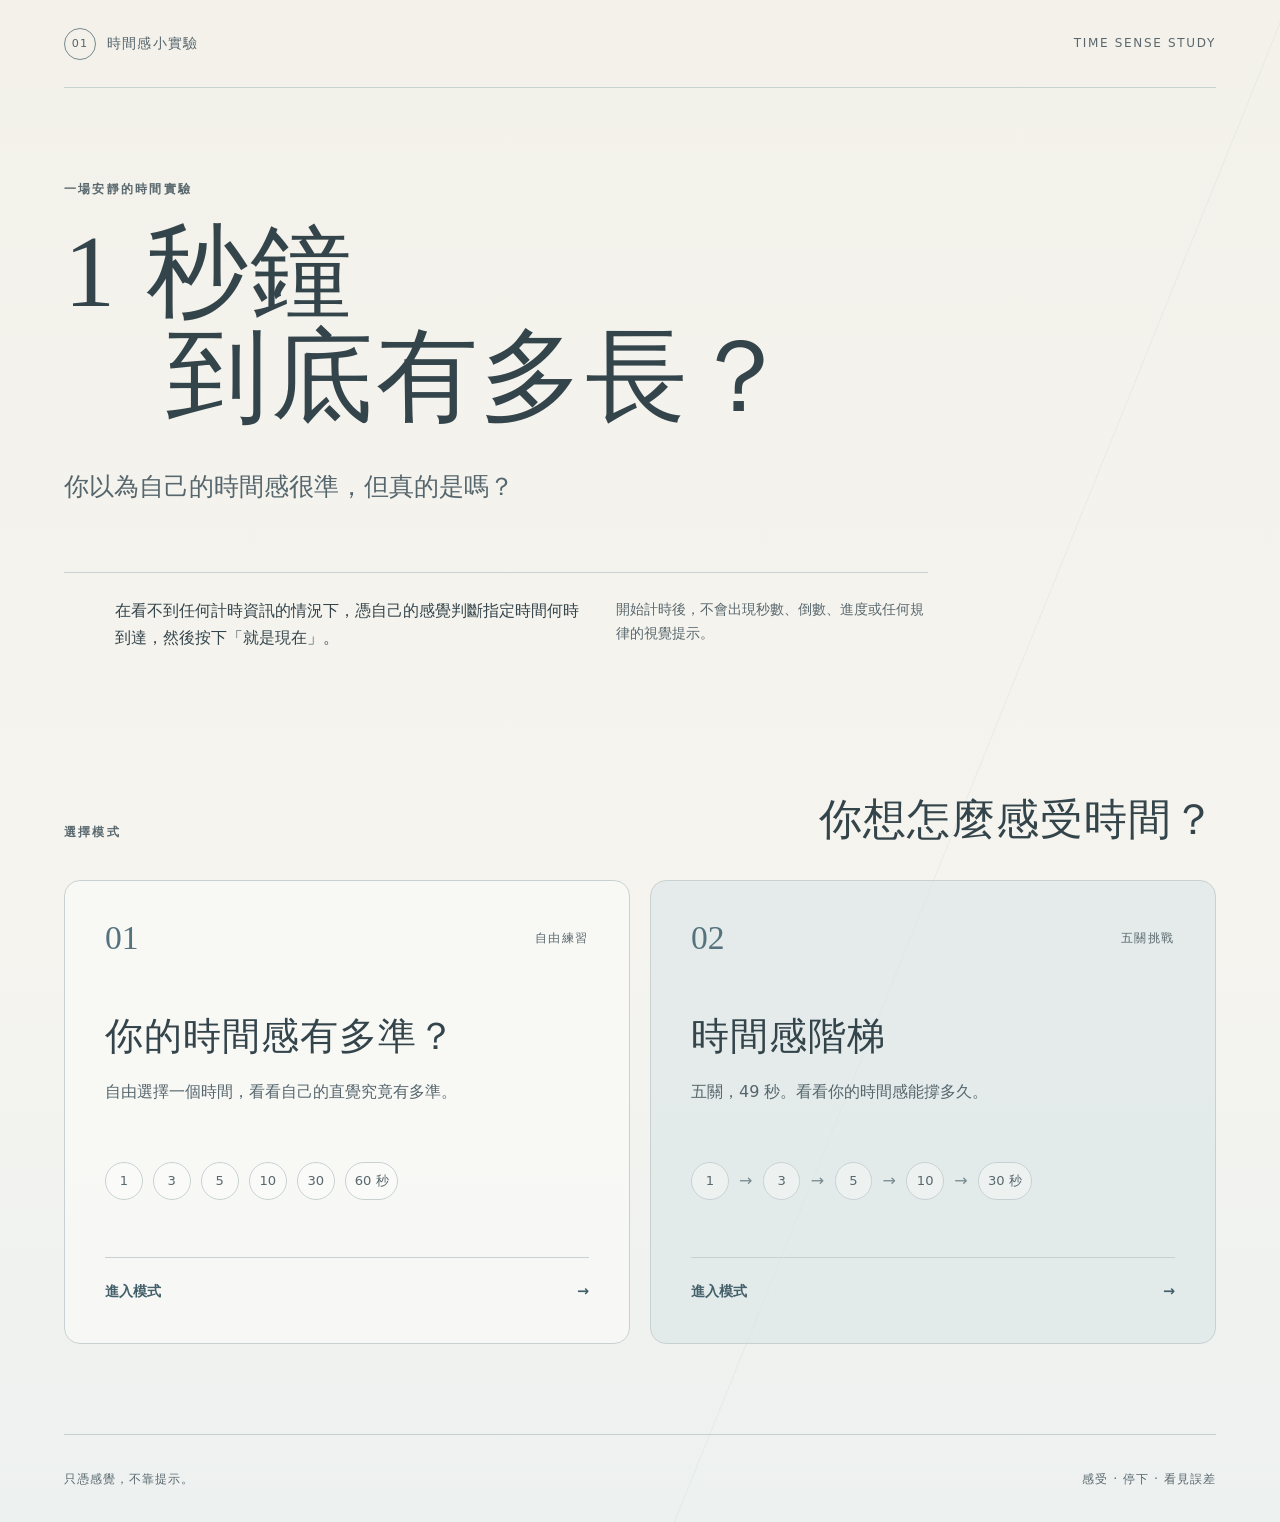
<file: index.html>
<!doctype html>
<html lang="zh-Hant">
  <head>
    <meta charset="utf-8">
    <meta name="viewport" content="width=device-width, initial-scale=1">
    <meta name="description" content="不看計時資訊，只憑直覺感受一秒鐘到底有多長。">
    <meta name="theme-color" content="#f3f1ea">
    <title>1 秒鐘到底有多長？</title>
    <link rel="stylesheet" href="css/style.css">
  </head>
  <body>
    <a class="skip-link" href="#main-content">跳到主要內容</a>

    <header class="site-header page-width">
      <a class="site-name" href="index.html" aria-label="1 秒鐘到底有多長？首頁">
        <span class="site-name__index" aria-hidden="true">01</span>
        <span>時間感小實驗</span>
      </a>
      <span class="site-note">TIME SENSE STUDY</span>
    </header>

    <main id="main-content" class="page-shell page-width home-page" tabindex="-1">
      <section class="hero" aria-labelledby="page-title">
        <p class="eyebrow">一場安靜的時間實驗</p>
        <h1 id="page-title" class="display-title">
          <span>1 秒鐘</span>
          <span>到底有多長？</span>
        </h1>
        <p class="hero__subtitle">你以為自己的時間感很準，但真的是嗎？</p>
        <div class="hero__description">
          <p>在看不到任何計時資訊的情況下，憑自己的感覺判斷指定時間何時到達，然後按下「就是現在」。</p>
          <p class="quiet-note">開始計時後，不會出現秒數、倒數、進度或任何規律的視覺提示。</p>
        </div>
      </section>

      <section class="mode-section" aria-labelledby="mode-heading">
        <div class="section-heading">
          <p class="eyebrow">選擇模式</p>
          <h2 id="mode-heading">你想怎麼感受時間？</h2>
        </div>

        <div class="mode-grid">
          <a class="mode-card" href="mode1.html" aria-labelledby="mode-one-title">
            <div class="mode-card__topline">
              <span class="mode-number" aria-hidden="true">01</span>
              <span class="mode-label">自由練習</span>
            </div>
            <div>
              <h3 id="mode-one-title">你的時間感有多準？</h3>
              <p>自由選擇一個時間，看看自己的直覺究竟有多準。</p>
            </div>
            <p class="time-sequence" aria-label="可選擇 1、3、5、10、30 或 60 秒">
              <span>1</span><span>3</span><span>5</span><span>10</span><span>30</span><span>60 秒</span>
            </p>
            <span class="mode-card__link">進入模式 <span aria-hidden="true">→</span></span>
          </a>

          <a class="mode-card mode-card--blue" href="mode2.html" aria-labelledby="mode-two-title">
            <div class="mode-card__topline">
              <span class="mode-number" aria-hidden="true">02</span>
              <span class="mode-label">五關挑戰</span>
            </div>
            <div>
              <h3 id="mode-two-title">時間感階梯</h3>
              <p>五關，49 秒。看看你的時間感能撐多久。</p>
            </div>
            <p class="time-sequence" aria-label="依序挑戰 1、3、5、10 與 30 秒">
              <span>1</span><i aria-hidden="true">→</i><span>3</span><i aria-hidden="true">→</i><span>5</span><i aria-hidden="true">→</i><span>10</span><i aria-hidden="true">→</i><span>30 秒</span>
            </p>
            <span class="mode-card__link">進入模式 <span aria-hidden="true">→</span></span>
          </a>
        </div>
      </section>
    </main>

    <footer class="page-footer page-width">
      <span>只憑感覺，不靠提示。</span>
      <span aria-hidden="true">感受 · 停下 · 看見誤差</span>
    </footer>
  </body>
</html>
</file>
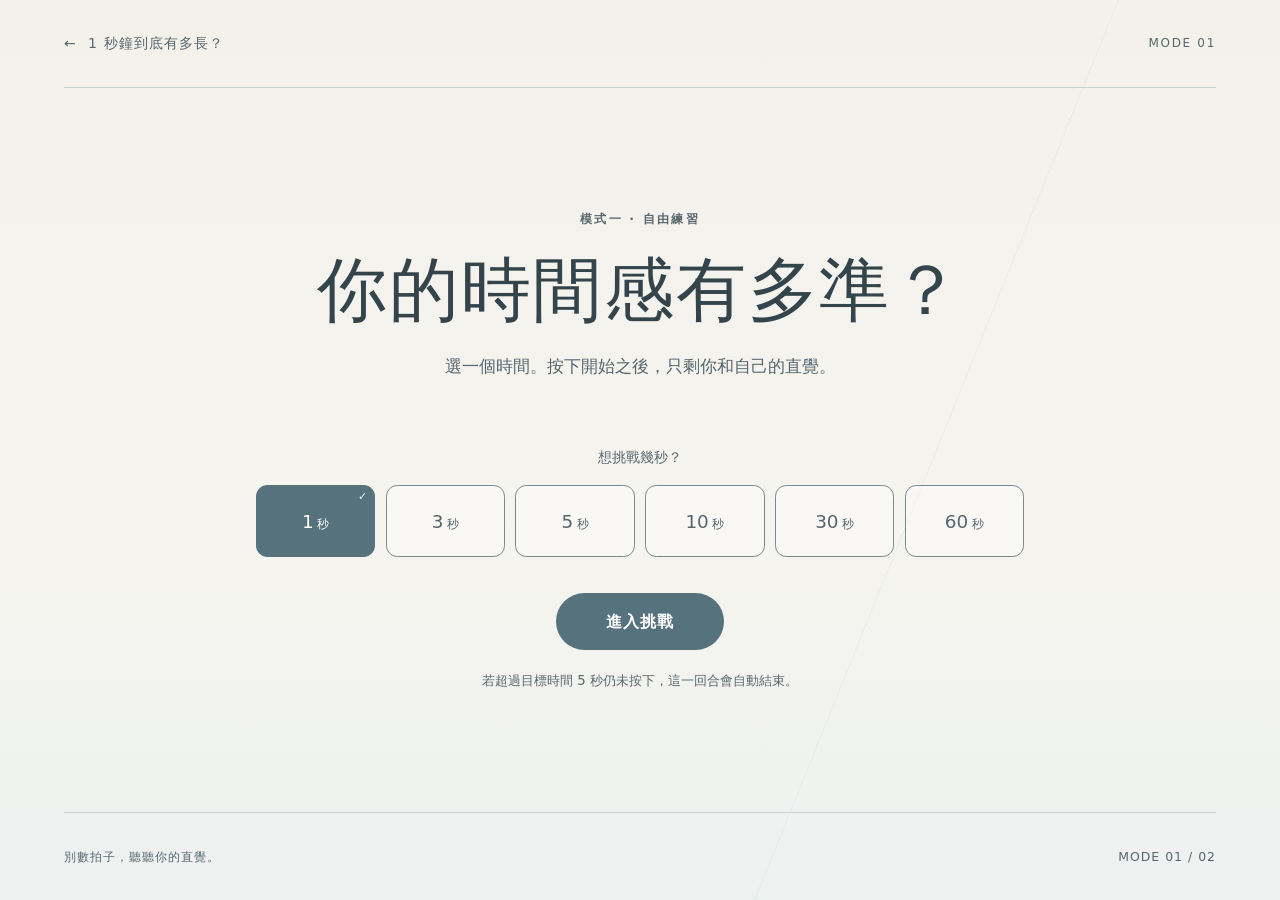
<file: mode1.html>
<!doctype html>
<html lang="zh-Hant">
  <head>
    <meta charset="utf-8">
    <meta name="viewport" content="width=device-width, initial-scale=1">
    <meta name="description" content="自由選擇時間，測試你的時間直覺有多準。">
    <meta name="theme-color" content="#f3f1ea">
    <title>你的時間感有多準？｜1 秒鐘到底有多長？</title>
    <link rel="stylesheet" href="css/style.css">
    <script src="js/common.js" defer></script>
    <script src="js/mode1.js" defer></script>
  </head>
  <body>
    <a class="skip-link" href="#main-content">跳到主要內容</a>

    <header class="site-header page-width">
      <a class="site-name" href="index.html">
        <span aria-hidden="true">←</span>
        <span>1 秒鐘到底有多長？</span>
      </a>
      <span class="site-note">MODE 01</span>
    </header>

    <main id="main-content" class="page-shell page-width game-page" tabindex="-1">
      <div class="play-stage">
        <section id="setup-panel" class="game-panel setup-panel" aria-labelledby="mode-title">
          <p class="eyebrow">模式一 · 自由練習</p>
          <h1 id="mode-title">你的時間感有多準？</h1>
          <p class="lead">選一個時間。按下開始之後，只剩你和自己的直覺。</p>

          <fieldset class="time-picker">
            <legend>想挑戰幾秒？</legend>
            <div class="time-options">
              <label class="time-option">
                <input type="radio" name="target-time" value="1" checked>
                <span>1 <small>秒</small></span>
              </label>
              <label class="time-option">
                <input type="radio" name="target-time" value="3">
                <span>3 <small>秒</small></span>
              </label>
              <label class="time-option">
                <input type="radio" name="target-time" value="5">
                <span>5 <small>秒</small></span>
              </label>
              <label class="time-option">
                <input type="radio" name="target-time" value="10">
                <span>10 <small>秒</small></span>
              </label>
              <label class="time-option">
                <input type="radio" name="target-time" value="30">
                <span>30 <small>秒</small></span>
              </label>
              <label class="time-option">
                <input type="radio" name="target-time" value="60">
                <span>60 <small>秒</small></span>
              </label>
            </div>
          </fieldset>

          <button id="start-button" class="button button--primary" type="button">進入挑戰</button>
          <p class="helper-text">若超過目標時間 5 秒仍未按下，這一回合會自動結束。</p>
        </section>

        <section id="ready-panel" class="game-panel ready-panel mode1-ready-panel" aria-labelledby="ready-title" hidden>
          <p class="eyebrow">模式一 · 準備階段</p>
          <h1 id="ready-title"><span id="ready-target">1</span> 秒挑戰</h1>
          <p class="lead">準備好了嗎？</p>

          <div class="preparation-notes">
            <p>按下開始後，計時會立刻開始。</p>
            <p>接下來畫面不會顯示任何時間資訊。</p>
            <p>靠自己的感覺就好。</p>
          </div>

          <div class="action-row preparation-actions">
            <button id="ready-start-button" class="button button--primary" type="button" aria-label="開始第一秒挑戰">準備好了，開始</button>
            <button id="back-to-selection-button" class="button button--secondary" type="button">返回選擇</button>
          </div>
        </section>

        <section id="timing-panel" class="game-panel timing-panel" aria-label="計時進行中" hidden>
          <button id="stop-button" class="now-button" type="button">就是現在</button>
        </section>

        <section id="result-panel" class="game-panel result-panel" aria-labelledby="result-title" hidden>
          <p class="eyebrow">本次結果</p>
          <h1 id="result-title" tabindex="-1">你的時間感</h1>
          <p id="result-comment" class="result-comment"></p>

          <dl class="result-metrics">
            <div class="metric-row">
              <dt>目標時間</dt>
              <dd><span id="result-target">—</span> 秒</dd>
            </div>
            <div id="actual-row" class="metric-row">
              <dt>你的時間</dt>
              <dd><span id="result-actual">—</span> 秒</dd>
            </div>
            <div id="error-row" class="metric-row">
              <dt>絕對誤差</dt>
              <dd><span id="result-error">—</span> 秒</dd>
            </div>
            <div id="ratio-row" class="metric-row">
              <dt>誤差比率</dt>
              <dd><span id="result-ratio">—</span>%</dd>
            </div>
            <div id="status-row" class="metric-row" hidden>
              <dt>狀態</dt>
              <dd>Timeout</dd>
            </div>
          </dl>

          <p id="result-relation" class="result-relation"></p>

          <div class="action-row">
            <button id="retry-button" class="button button--primary" type="button">再玩一次</button>
            <a class="button button--secondary" href="index.html">回到首頁</a>
          </div>
        </section>
      </div>
    </main>

    <footer class="page-footer page-width">
      <span>別數拍子，聽聽你的直覺。</span>
      <span aria-hidden="true">MODE 01 / 02</span>
    </footer>
  </body>
</html>
</file>
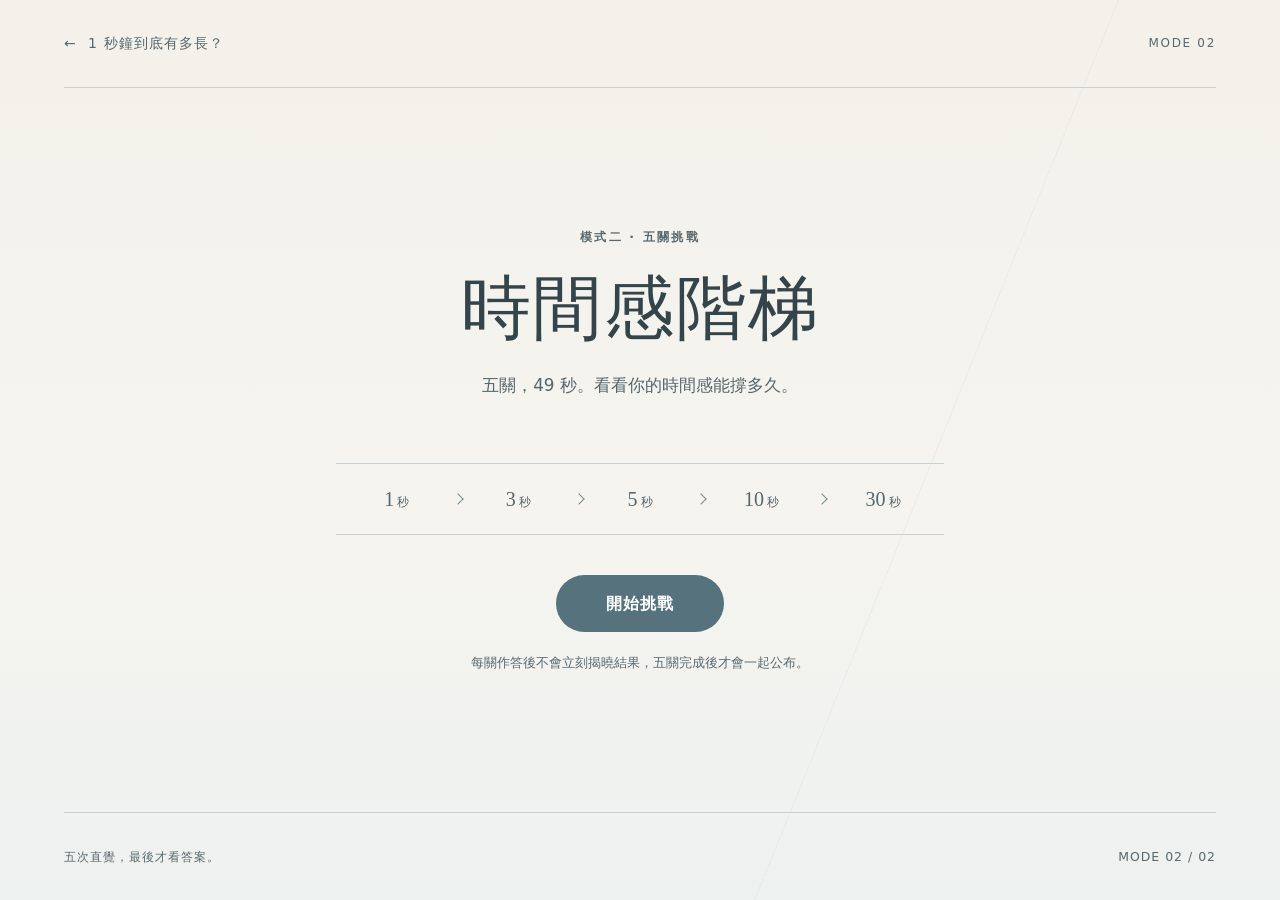
<file: mode2.html>
<!doctype html>
<html lang="zh-Hant">
  <head>
    <meta charset="utf-8">
    <meta name="viewport" content="width=device-width, initial-scale=1">
    <meta name="description" content="用五個關卡，測試你的時間感能維持多久。">
    <meta name="theme-color" content="#f3f1ea">
    <title>時間感階梯｜1 秒鐘到底有多長？</title>
    <link rel="stylesheet" href="css/style.css">
    <script src="js/common.js" defer></script>
    <script src="js/mode2.js" defer></script>
  </head>
  <body>
    <a class="skip-link" href="#main-content">跳到主要內容</a>

    <header class="site-header page-width">
      <a class="site-name" href="index.html">
        <span aria-hidden="true">←</span>
        <span>1 秒鐘到底有多長？</span>
      </a>
      <span class="site-note">MODE 02</span>
    </header>

    <main id="main-content" class="page-shell page-width game-page" tabindex="-1">
      <div class="play-stage">
        <section id="intro-panel" class="game-panel challenge-intro" aria-labelledby="mode-title">
          <p class="eyebrow">模式二 · 五關挑戰</p>
          <h1 id="mode-title">時間感階梯</h1>
          <p class="lead">五關，49 秒。看看你的時間感能撐多久。</p>

          <ol class="round-path" aria-label="五個關卡依序為 1、3、5、10 與 30 秒">
            <li><span>1</span><small>秒</small></li>
            <li><span>3</span><small>秒</small></li>
            <li><span>5</span><small>秒</small></li>
            <li><span>10</span><small>秒</small></li>
            <li><span>30</span><small>秒</small></li>
          </ol>

          <button id="challenge-button" class="button button--primary" type="button">開始挑戰</button>
          <p class="helper-text">每關作答後不會立刻揭曉結果，五關完成後才會一起公布。</p>
        </section>

        <section id="ready-panel" class="game-panel ready-panel" aria-labelledby="round-target" hidden>
          <p class="round-count">ROUND <span id="round-number">1</span> / 5</p>
          <h1 id="round-target">目標：<span id="target-seconds">1</span> 秒</h1>
          <p>記住這個數字。開始後，它就會消失。</p>
          <button id="round-start-button" class="button button--primary" type="button" aria-label="開始第一關，目標 1 秒">開始</button>
        </section>

        <section id="timing-panel" class="game-panel timing-panel" aria-label="計時進行中" hidden>
          <button id="stop-button" class="now-button" type="button">就是現在</button>
        </section>

        <section id="interlude-panel" class="game-panel interlude-panel" aria-labelledby="interlude-title" hidden>
          <p class="eyebrow">已記錄</p>
          <h1 id="interlude-title" tabindex="-1">第一關完成</h1>
          <p id="interlude-note">下一關即將開始。</p>
        </section>

        <section id="results-panel" class="game-panel challenge-results" aria-labelledby="results-title" hidden>
          <p class="eyebrow">五關完成</p>
          <h1 id="results-title" tabindex="-1">你的時間感分數</h1>
          <p class="total-score"><span id="total-score">0.0000</span> <small>/ 100</small></p>
          <p id="score-comment" class="result-comment"></p>

          <div id="round-results" class="round-results"></div>

          <div class="action-row">
            <button id="replay-button" class="button button--primary" type="button">再玩一次</button>
            <a class="button button--secondary" href="index.html">回到首頁</a>
          </div>
        </section>
      </div>
    </main>

    <footer class="page-footer page-width">
      <span>五次直覺，最後才看答案。</span>
      <span aria-hidden="true">MODE 02 / 02</span>
    </footer>
  </body>
</html>
</file>
<file: css/style.css>
:root {
  color-scheme: light;
  --paper: #f3f1ea;
  --paper-cool: #edf1f0;
  --surface: rgba(250, 250, 247, 0.72);
  --surface-blue: rgba(218, 229, 231, 0.62);
  --ink: #34444b;
  --ink-soft: #56666d;
  --muted: #59686e;
  --line: #c8d1d1;
  --line-strong: #788b91;
  --accent: #55727d;
  --accent-dark: #435f69;
  --accent-pale: #d8e4e6;
  --focus: #2f5d6c;
  --shadow: 0 18px 45px rgba(61, 78, 83, 0.08);
  --radius: 1rem;
  --serif: "Noto Serif TC", "Songti TC", "PMingLiU", Georgia, serif;
  --sans: Inter, "Noto Sans TC", "PingFang TC", "Microsoft JhengHei", system-ui, sans-serif;
}

*,
*::before,
*::after {
  box-sizing: border-box;
}

html {
  min-width: 20rem;
  background: var(--paper);
}

body {
  min-height: 100vh;
  min-height: 100svh;
  margin: 0;
  color: var(--ink);
  background:
    linear-gradient(112deg, transparent 0 68%, rgba(194, 211, 214, 0.18) 68% 68.08%, transparent 68.08%),
    linear-gradient(180deg, var(--paper) 0%, #f5f4ef 62%, var(--paper-cool) 100%);
  font-family: var(--sans);
  font-size: 1rem;
  line-height: 1.7;
  -webkit-font-smoothing: antialiased;
}

button,
input {
  font: inherit;
}

button,
a {
  -webkit-tap-highlight-color: transparent;
}

a {
  color: inherit;
}

[hidden] {
  display: none !important;
}

.skip-link {
  position: fixed;
  z-index: 100;
  top: 0.75rem;
  left: 0.75rem;
  padding: 0.65rem 0.9rem;
  border-radius: 0.4rem;
  color: #fff;
  background: var(--accent-dark);
  transform: translateY(-200%);
}

.skip-link:focus {
  transform: translateY(0);
}

:focus-visible {
  outline: 3px solid var(--focus);
  outline-offset: 4px;
}

.page-width {
  width: min(100% - 3rem, 72rem);
  margin-inline: auto;
}

.site-header {
  display: flex;
  min-height: 5.5rem;
  align-items: center;
  justify-content: space-between;
  border-bottom: 1px solid var(--line);
  font-size: 0.875rem;
  letter-spacing: 0.08em;
}

.site-name {
  display: inline-flex;
  min-height: 2.75rem;
  align-items: center;
  gap: 0.7rem;
  color: var(--ink-soft);
  text-decoration: none;
}

.site-name:hover {
  color: var(--ink);
}

.site-name__index {
  display: grid;
  width: 2rem;
  height: 2rem;
  place-items: center;
  border: 1px solid var(--line-strong);
  border-radius: 50%;
  font-size: 0.7rem;
}

.site-note {
  color: var(--muted);
  font-size: 0.75rem;
  letter-spacing: 0.14em;
}

.page-shell {
  padding-block: clamp(3.2rem, 7vw, 7rem);
  animation: page-arrive 280ms ease-out both;
}

.eyebrow {
  margin: 0 0 1.25rem;
  color: var(--muted);
  font-size: 0.78rem;
  font-weight: 600;
  letter-spacing: 0.18em;
}

.display-title,
.game-panel h1,
.game-panel h2,
.section-heading h2,
.mode-card h3 {
  font-family: var(--serif);
  font-weight: 500;
  letter-spacing: 0.025em;
}

.display-title {
  max-width: 10em;
  margin: 0;
  font-size: clamp(3.3rem, 8vw, 7.5rem);
  line-height: 1.03;
}

.display-title span {
  display: block;
}

.display-title span:last-child {
  margin-left: clamp(0rem, 8vw, 1.15em);
}

.hero {
  position: relative;
}

.hero__subtitle {
  margin: 2.25rem 0 0;
  color: var(--ink-soft);
  font-family: var(--serif);
  font-size: clamp(1.15rem, 2.2vw, 1.55rem);
}

.hero__description {
  display: grid;
  max-width: 54rem;
  margin-top: clamp(2.5rem, 5vw, 4.75rem);
  padding: 1.5rem 0 0 clamp(1.1rem, 4vw, 4rem);
  border-top: 1px solid var(--line);
  grid-template-columns: minmax(0, 1.5fr) minmax(15rem, 1fr);
  gap: 2rem;
}

.hero__description p {
  margin: 0;
}

.quiet-note {
  color: var(--muted);
  font-size: 0.9rem;
}

.mode-section {
  margin-top: clamp(5rem, 11vw, 9rem);
}

.section-heading {
  display: flex;
  align-items: end;
  justify-content: space-between;
  gap: 2rem;
  margin-bottom: 2rem;
}

.section-heading .eyebrow {
  margin: 0 0 0.4rem;
}

.section-heading h2 {
  max-width: 12em;
  margin: 0;
  font-size: clamp(1.7rem, 4vw, 2.7rem);
  line-height: 1.3;
}

.mode-grid {
  display: grid;
  grid-template-columns: repeat(2, minmax(0, 1fr));
  gap: 1.25rem;
}

.mode-card {
  display: flex;
  min-height: 29rem;
  padding: clamp(1.5rem, 4vw, 2.5rem);
  flex-direction: column;
  justify-content: space-between;
  gap: 2rem;
  border: 1px solid var(--line);
  border-radius: var(--radius);
  background: var(--surface);
  box-shadow: 0 0 0 rgba(61, 78, 83, 0);
  text-decoration: none;
  transition: transform 150ms ease, border-color 150ms ease, box-shadow 150ms ease;
}

.mode-card--blue {
  background: var(--surface-blue);
}

.mode-card:hover {
  border-color: var(--line-strong);
  box-shadow: var(--shadow);
  transform: translateY(-2px);
}

.mode-card__topline,
.mode-card__link {
  display: flex;
  align-items: center;
  justify-content: space-between;
}

.mode-number {
  color: var(--accent);
  font-family: var(--serif);
  font-size: 2.1rem;
  line-height: 1;
}

.mode-label {
  color: var(--muted);
  font-size: 0.78rem;
  letter-spacing: 0.12em;
}

.mode-card h3 {
  margin: 0;
  font-size: clamp(1.8rem, 3vw, 2.5rem);
  line-height: 1.3;
}

.mode-card h3 + p {
  max-width: 28rem;
  margin: 1rem 0 0;
  color: var(--ink-soft);
}

.time-sequence {
  display: flex;
  flex-wrap: wrap;
  align-items: center;
  gap: 0.65rem;
  margin: 0;
  color: var(--muted);
  font-variant-numeric: tabular-nums;
}

.time-sequence span {
  display: inline-flex;
  min-width: 2.35rem;
  min-height: 2.35rem;
  align-items: center;
  justify-content: center;
  padding-inline: 0.55rem;
  border: 1px solid var(--line);
  border-radius: 999px;
  background: rgba(255, 255, 255, 0.32);
  font-size: 0.82rem;
}

.time-sequence i {
  color: var(--line-strong);
  font-style: normal;
}

.mode-card__link {
  padding-top: 1.3rem;
  border-top: 1px solid var(--line);
  color: var(--accent-dark);
  font-size: 0.9rem;
  font-weight: 600;
}

.page-footer {
  display: flex;
  min-height: 5.5rem;
  align-items: center;
  justify-content: space-between;
  gap: 1rem;
  border-top: 1px solid var(--line);
  color: var(--muted);
  font-size: 0.78rem;
  letter-spacing: 0.08em;
}

.game-page {
  display: grid;
  min-height: calc(100svh - 11rem);
  place-items: center;
}

.play-stage {
  width: min(100%, 48rem);
}

.game-panel {
  text-align: center;
}

.game-panel h1,
.game-panel h2 {
  margin: 0;
  font-size: clamp(2.25rem, 6vw, 4.35rem);
  line-height: 1.2;
}

.game-panel .lead {
  max-width: 38rem;
  margin: 1.25rem auto 0;
  color: var(--ink-soft);
  font-size: 1.05rem;
}

.time-picker {
  margin: clamp(2.4rem, 6vw, 4rem) 0 2.25rem;
  padding: 0;
  border: 0;
}

.time-picker legend {
  width: 100%;
  margin-bottom: 1rem;
  color: var(--muted);
  font-size: 0.9rem;
}

.time-options {
  display: grid;
  grid-template-columns: repeat(6, minmax(0, 1fr));
  gap: 0.65rem;
}

.time-option {
  position: relative;
  cursor: pointer;
}

.time-option input {
  position: absolute;
  width: 1px;
  height: 1px;
  opacity: 0;
}

.time-option span {
  position: relative;
  display: flex;
  min-height: 4.5rem;
  align-items: baseline;
  justify-content: center;
  gap: 0.22rem;
  padding: 1.2rem 0.4rem;
  border: 1px solid var(--line-strong);
  border-radius: 0.7rem;
  color: var(--ink-soft);
  background: rgba(255, 255, 255, 0.34);
  font-size: 1.15rem;
  font-variant-numeric: tabular-nums;
  transition: border-color 140ms ease, background-color 140ms ease, color 140ms ease;
}

.time-option small {
  font-size: 0.74rem;
}

.time-option:hover span {
  border-color: var(--line-strong);
}

.time-option input:checked + span {
  border-color: var(--accent);
  color: #fff;
  background: var(--accent);
}

.time-option input:checked + span::after {
  position: absolute;
  top: 0.35rem;
  right: 0.45rem;
  content: "✓";
  font-size: 0.68rem;
  line-height: 1;
}

.time-option input:focus-visible + span {
  outline: 3px solid var(--focus);
  outline-offset: 3px;
}

.button {
  display: inline-flex;
  min-width: 10.5rem;
  min-height: 3.4rem;
  align-items: center;
  justify-content: center;
  padding: 0.85rem 1.5rem;
  border: 1px solid transparent;
  border-radius: 999px;
  cursor: pointer;
  font-weight: 600;
  letter-spacing: 0.05em;
  text-decoration: none;
  transition: transform 120ms ease, background-color 120ms ease, border-color 120ms ease;
}

.button:hover {
  transform: translateY(-1px);
}

.button:active {
  transform: translateY(1px);
}

.button--primary {
  color: #fff;
  background: var(--accent);
}

.button--primary:hover {
  background: var(--accent-dark);
}

.button--secondary {
  border-color: var(--line-strong);
  color: var(--ink-soft);
  background: transparent;
}

.button--secondary:hover {
  border-color: var(--accent);
  color: var(--accent-dark);
}

.helper-text {
  max-width: 34rem;
  margin: 1.25rem auto 0;
  color: var(--muted);
  font-size: 0.83rem;
}

.timing-panel {
  display: grid;
  min-height: 60vh;
  place-items: center;
}

.now-button {
  width: clamp(12.5rem, 40vw, 17rem);
  aspect-ratio: 1;
  border: 1px solid var(--line-strong);
  border-radius: 50%;
  color: var(--ink);
  background: rgba(242, 246, 244, 0.92);
  box-shadow: 0 12px 35px rgba(61, 78, 83, 0.08);
  cursor: pointer;
  font-family: var(--serif);
  font-size: clamp(1.35rem, 4vw, 1.85rem);
  letter-spacing: 0.08em;
  transition: border-color 100ms ease, background-color 100ms ease, transform 100ms ease;
  touch-action: manipulation;
  user-select: none;
}

.now-button:hover {
  border-color: var(--accent);
  background: #edf3f2;
}

.now-button:active {
  background: var(--accent-pale);
  transform: scale(0.985);
}

.result-panel,
.challenge-results {
  width: min(100%, 43rem);
  margin-inline: auto;
}

.result-comment {
  margin: 1.5rem auto 2.25rem;
  color: var(--accent-dark);
  font-family: var(--serif);
  font-size: clamp(1.2rem, 3vw, 1.55rem);
}

.result-metrics {
  margin: 0;
  border-top: 1px solid var(--line);
}

.metric-row {
  display: flex;
  align-items: baseline;
  justify-content: space-between;
  gap: 1.5rem;
  padding: 0.85rem 0;
  border-bottom: 1px solid var(--line);
}

.metric-row dt {
  color: var(--muted);
  font-size: 0.9rem;
}

.metric-row dd {
  margin: 0;
  color: var(--ink);
  font-variant-numeric: tabular-nums;
  font-weight: 600;
}

.result-relation {
  margin: 1.75rem 0 0;
  color: var(--ink-soft);
}

.action-row {
  display: flex;
  justify-content: center;
  gap: 0.75rem;
  margin-top: 2.5rem;
}

.round-path {
  display: grid;
  max-width: 38rem;
  margin: clamp(2.5rem, 6vw, 4rem) auto 2.5rem;
  padding: 0;
  grid-template-columns: repeat(5, minmax(0, 1fr));
  list-style: none;
}

.round-path li {
  position: relative;
  display: flex;
  min-height: 4.5rem;
  align-items: baseline;
  justify-content: center;
  gap: 0.2rem;
  padding: 1.1rem 0.4rem;
  border-block: 1px solid var(--line);
  color: var(--ink-soft);
  font-variant-numeric: tabular-nums;
}

.round-path li + li::before {
  position: absolute;
  top: 50%;
  left: -0.25rem;
  width: 0.5rem;
  height: 0.5rem;
  border-top: 1px solid var(--line-strong);
  border-right: 1px solid var(--line-strong);
  content: "";
  transform: translateY(-50%) rotate(45deg);
}

.round-path span {
  font-family: var(--serif);
  font-size: 1.25rem;
}

.round-path small {
  font-size: 0.72rem;
}

.ready-panel p:not(.round-count),
.interlude-panel p:not(.eyebrow) {
  color: var(--muted);
}

.round-count {
  margin: 0 0 1rem;
  color: var(--accent);
  font-size: 0.82rem;
  font-weight: 700;
  letter-spacing: 0.16em;
}

.ready-panel .button {
  margin-top: 1.7rem;
}

.preparation-notes {
  max-width: 33rem;
  margin: 2.25rem auto 0;
  padding: 1.15rem 0;
  border-block: 1px solid var(--line);
}

.preparation-notes p {
  margin: 0.18rem 0;
  color: var(--muted);
}

.preparation-actions {
  margin-top: 2rem;
}

.preparation-actions .button {
  margin-top: 0;
}

.total-score {
  margin: 1.15rem 0 0;
  color: var(--accent-dark);
  font-family: var(--serif);
  font-size: clamp(3rem, 9vw, 5.75rem);
  font-variant-numeric: tabular-nums;
  line-height: 1.1;
}

.total-score small {
  color: var(--muted);
  font-family: var(--sans);
  font-size: 0.22em;
  font-weight: 500;
  letter-spacing: 0.06em;
}

.round-results {
  display: grid;
  margin-top: 3.5rem;
  gap: 1rem;
  text-align: left;
}

.round-result {
  padding: clamp(1.25rem, 4vw, 1.8rem);
  border: 1px solid var(--line);
  border-radius: 0.85rem;
  background: var(--surface);
}

.round-result h3 {
  margin: 0 0 1rem;
  font-family: var(--serif);
  font-size: 1.2rem;
  font-weight: 500;
}

.round-result .result-metrics {
  font-size: 0.94rem;
}

.timing-active {
  overflow: hidden;
  background: var(--paper-cool);
}

.timing-active .site-header,
.timing-active .page-footer,
.timing-active .skip-link {
  display: none;
}

.timing-active .page-shell {
  width: 100%;
  min-height: 100vh;
  min-height: 100svh;
  padding: 0;
  animation: none;
}

.timing-active .game-page,
.timing-active .play-stage,
.timing-active .timing-panel {
  width: 100%;
  min-height: 100vh;
  min-height: 100svh;
}

.timing-active .now-button {
  transition: none;
}

@keyframes page-arrive {
  from {
    opacity: 0;
    transform: translateY(5px);
  }
  to {
    opacity: 1;
    transform: translateY(0);
  }
}

@media (max-width: 48rem) {
  .page-width {
    width: min(100% - 2rem, 42rem);
  }

  .site-header {
    min-height: 4.5rem;
  }

  .site-note {
    display: none;
  }

  .page-shell {
    padding-block: 3.5rem;
  }

  .display-title {
    font-size: clamp(3rem, 15vw, 5rem);
  }

  .display-title span:last-child {
    margin-left: 0;
  }

  .hero__description {
    grid-template-columns: 1fr;
    gap: 1rem;
  }

  .mode-section {
    margin-top: 5.5rem;
  }

  .mode-grid {
    grid-template-columns: 1fr;
  }

  .mode-card {
    min-height: 25rem;
  }

  .game-page {
    min-height: calc(100svh - 9rem);
  }

  .time-options {
    grid-template-columns: repeat(3, minmax(0, 1fr));
  }
}

@media (max-width: 32rem) {
  .page-width {
    width: min(100% - 1.5rem, 30rem);
  }

  .site-name {
    font-size: 0.78rem;
  }

  .hero__subtitle {
    line-height: 1.65;
  }

  .section-heading {
    align-items: start;
    flex-direction: column;
    gap: 0.15rem;
  }

  .time-sequence {
    gap: 0.42rem;
  }

  .mode-card {
    padding: 1.35rem;
  }

  .game-panel h1,
  .game-panel h2 {
    font-size: clamp(2rem, 11vw, 3rem);
  }

  .action-row {
    flex-direction: column;
  }

  .action-row .button {
    width: 100%;
  }

  .now-button {
    width: min(72vw, 15.5rem);
    min-width: 12.5rem;
    min-height: 12.5rem;
  }

  .round-path li {
    min-height: 4rem;
    padding-inline: 0.15rem;
  }

  .page-footer {
    justify-content: center;
    text-align: center;
  }

  .page-footer span:last-child {
    display: none;
  }
}

@media (prefers-reduced-motion: reduce) {
  *,
  *::before,
  *::after {
    scroll-behavior: auto !important;
    animation-duration: 0.01ms !important;
    animation-iteration-count: 1 !important;
    transition-duration: 0.01ms !important;
  }
}
</file>
